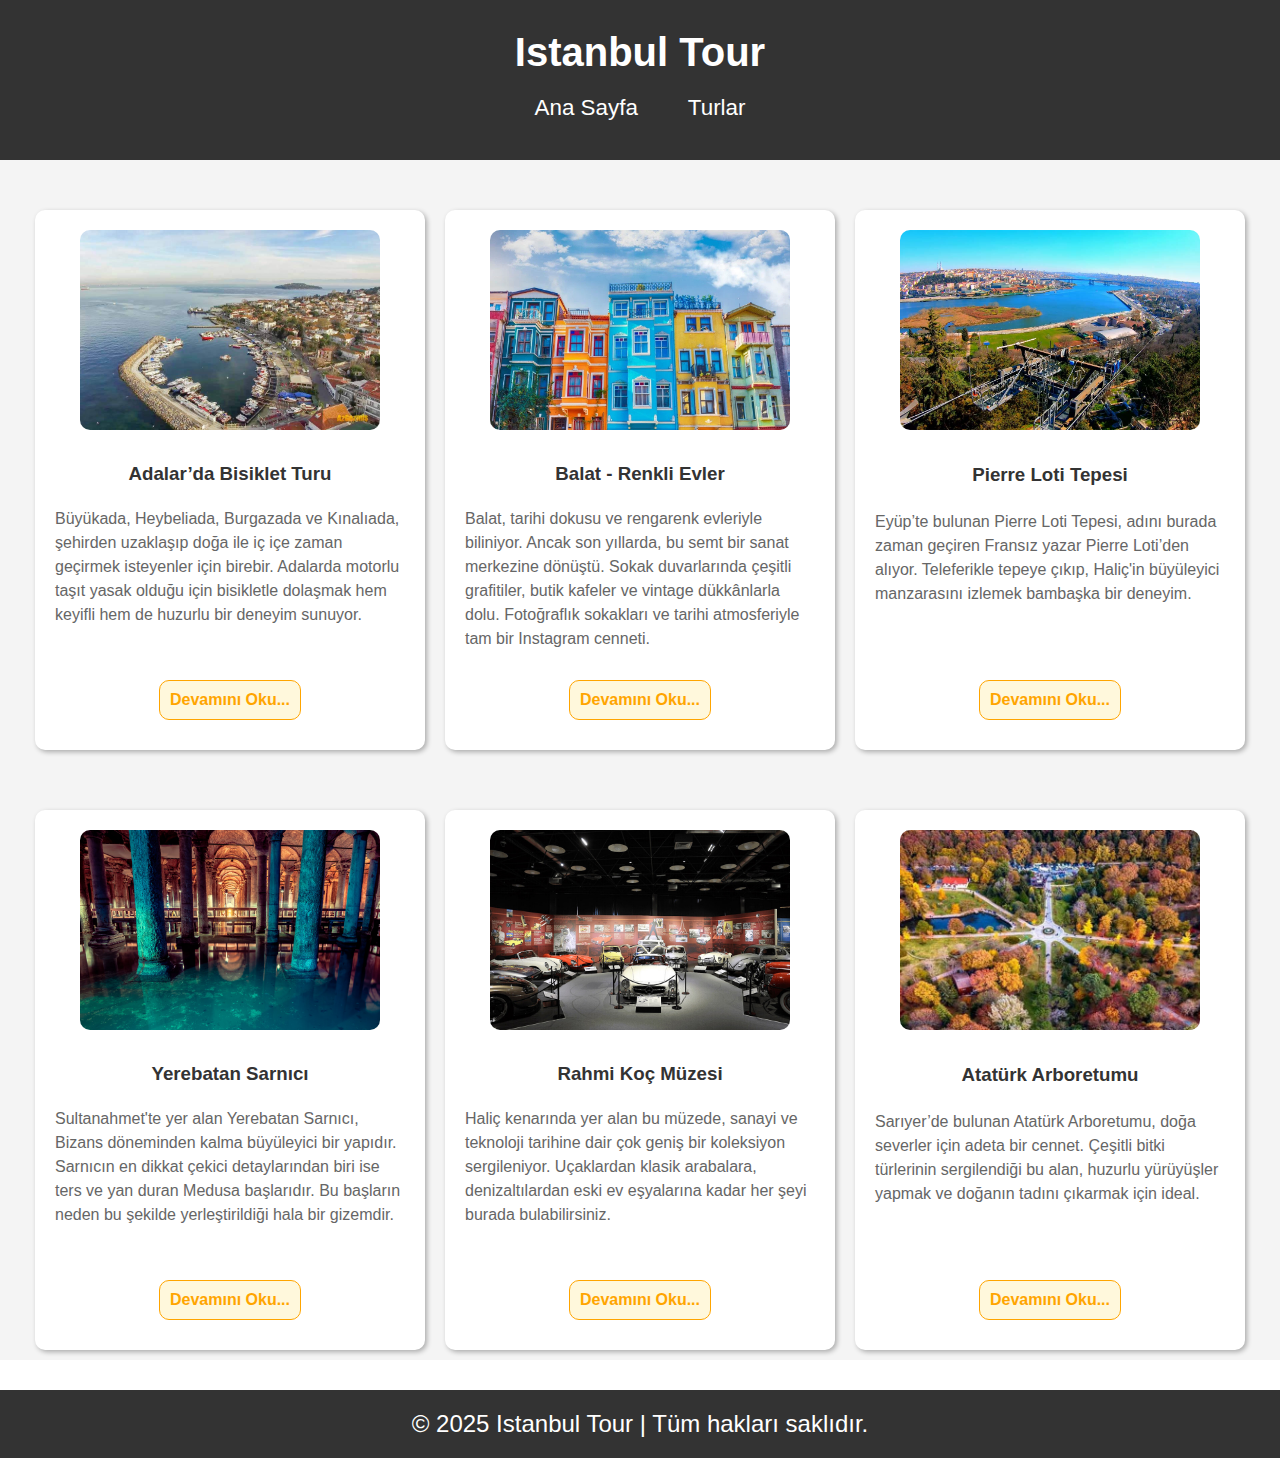
<file: index.html>
<!DOCTYPE html>
<html lang="en">
  <head>
    <meta charset="UTF-8" />
    <meta name="viewport" content="width=device-width, initial-scale=1.0" />
    <link rel="stylesheet" href="style.css" />
    <title>İstanbul Tour</title>
  </head>

  <body>
    <!-- HEADER START -->
    <header>
      <nav>
        <h1>Istanbul Tour</h1>
        <ul>
          <li><a href="index.html" class="home">Ana Sayfa</a></li>
          <li><a href="post.html" class="tour">Turlar</a></li>
        </ul>
      </nav>
    </header>
    <!-- HEADER END -->

    <!-- SECTION START -->
    <section class="container-home">
      <article>
        <img src="./img/buyukada.jpg" alt="buyukada" />
        <h3>Adalar’da Bisiklet Turu</h3>
        <p>
          Büyükada, Heybeliada, Burgazada ve Kınalıada, şehirden uzaklaşıp doğa
          ile iç içe zaman geçirmek isteyenler için birebir. Adalarda motorlu
          taşıt yasak olduğu için bisikletle dolaşmak hem keyifli hem de huzurlu
          bir deneyim sunuyor.
        </p>
        <a href="./post.html#heading-1">Devamını Oku...</a>
      </article>

      <article>
        <img src="./img/balat.webp" alt="balat-renkli-evler" />
        <h3>Balat - Renkli Evler</h3>
        <p>
          Balat, tarihi dokusu ve rengarenk evleriyle biliniyor. Ancak son
          yıllarda, bu semt bir sanat merkezine dönüştü. Sokak duvarlarında
          çeşitli grafitiler, butik kafeler ve vintage dükkânlarla dolu.
          Fotoğraflık sokakları ve tarihi atmosferiyle tam bir Instagram
          cenneti.
        </p>
        <a href="./post.html#heading-2">Devamını Oku...</a>
      </article>

      <article>
        <img src="./img/pierre-loti.jpg" alt="pierre-loti" />
        <h3>Pierre Loti Tepesi</h3>
        <p>
          Eyüp’te bulunan Pierre Loti Tepesi, adını burada zaman geçiren Fransız
          yazar Pierre Loti’den alıyor. Teleferikle tepeye çıkıp, Haliç'in
          büyüleyici manzarasını izlemek bambaşka bir deneyim.
        </p>
        <a href="./post.html#heading-3">Devamını Oku...</a>
      </article>

      <article>
        <img src="./img/yerebatan.jpg" alt="yerebatan-sarnici" />
        <h3>Yerebatan Sarnıcı</h3>
        <p>
          Sultanahmet'te yer alan Yerebatan Sarnıcı, Bizans döneminden kalma
          büyüleyici bir yapıdır. Sarnıcın en dikkat çekici detaylarından biri
          ise ters ve yan duran Medusa başlarıdır. Bu başların neden bu şekilde
          yerleştirildiği hala bir gizemdir.
        </p>
        <a href="./post.html#heading-4">Devamını Oku...</a>
      </article>

      <article class="item">
        <img src="./img/araba-muzesi.jpg" alt="araba-muzesi" />
        <h3>Rahmi Koç Müzesi</h3>
        <p>
          Haliç kenarında yer alan bu müzede, sanayi ve teknoloji tarihine dair
          çok geniş bir koleksiyon sergileniyor. Uçaklardan klasik arabalara,
          denizaltılardan eski ev eşyalarına kadar her şeyi burada
          bulabilirsiniz.
        </p>
        <a href="./post.html#heading-5">Devamını Oku...</a>
      </article>

      <article class="item">
        <img src="./img/ataturk-arboretumu.jpg" alt="ataturk-arboretumu" />
        <h3>Atatürk Arboretumu</h3>
        <p>
          Sarıyer’de bulunan Atatürk Arboretumu, doğa severler için adeta bir
          cennet. Çeşitli bitki türlerinin sergilendiği bu alan, huzurlu
          yürüyüşler yapmak ve doğanın tadını çıkarmak için ideal.
        </p>
        <a href="./post.html#heading-6">Devamını Oku...</a>
      </article>
    </section>
    <!-- SECTION END -->

    <!-- FOOTER -->
    <footer><span>© 2025 Istanbul Tour | Tüm hakları saklıdır.</span></footer>
  </body>
</html>
</file>
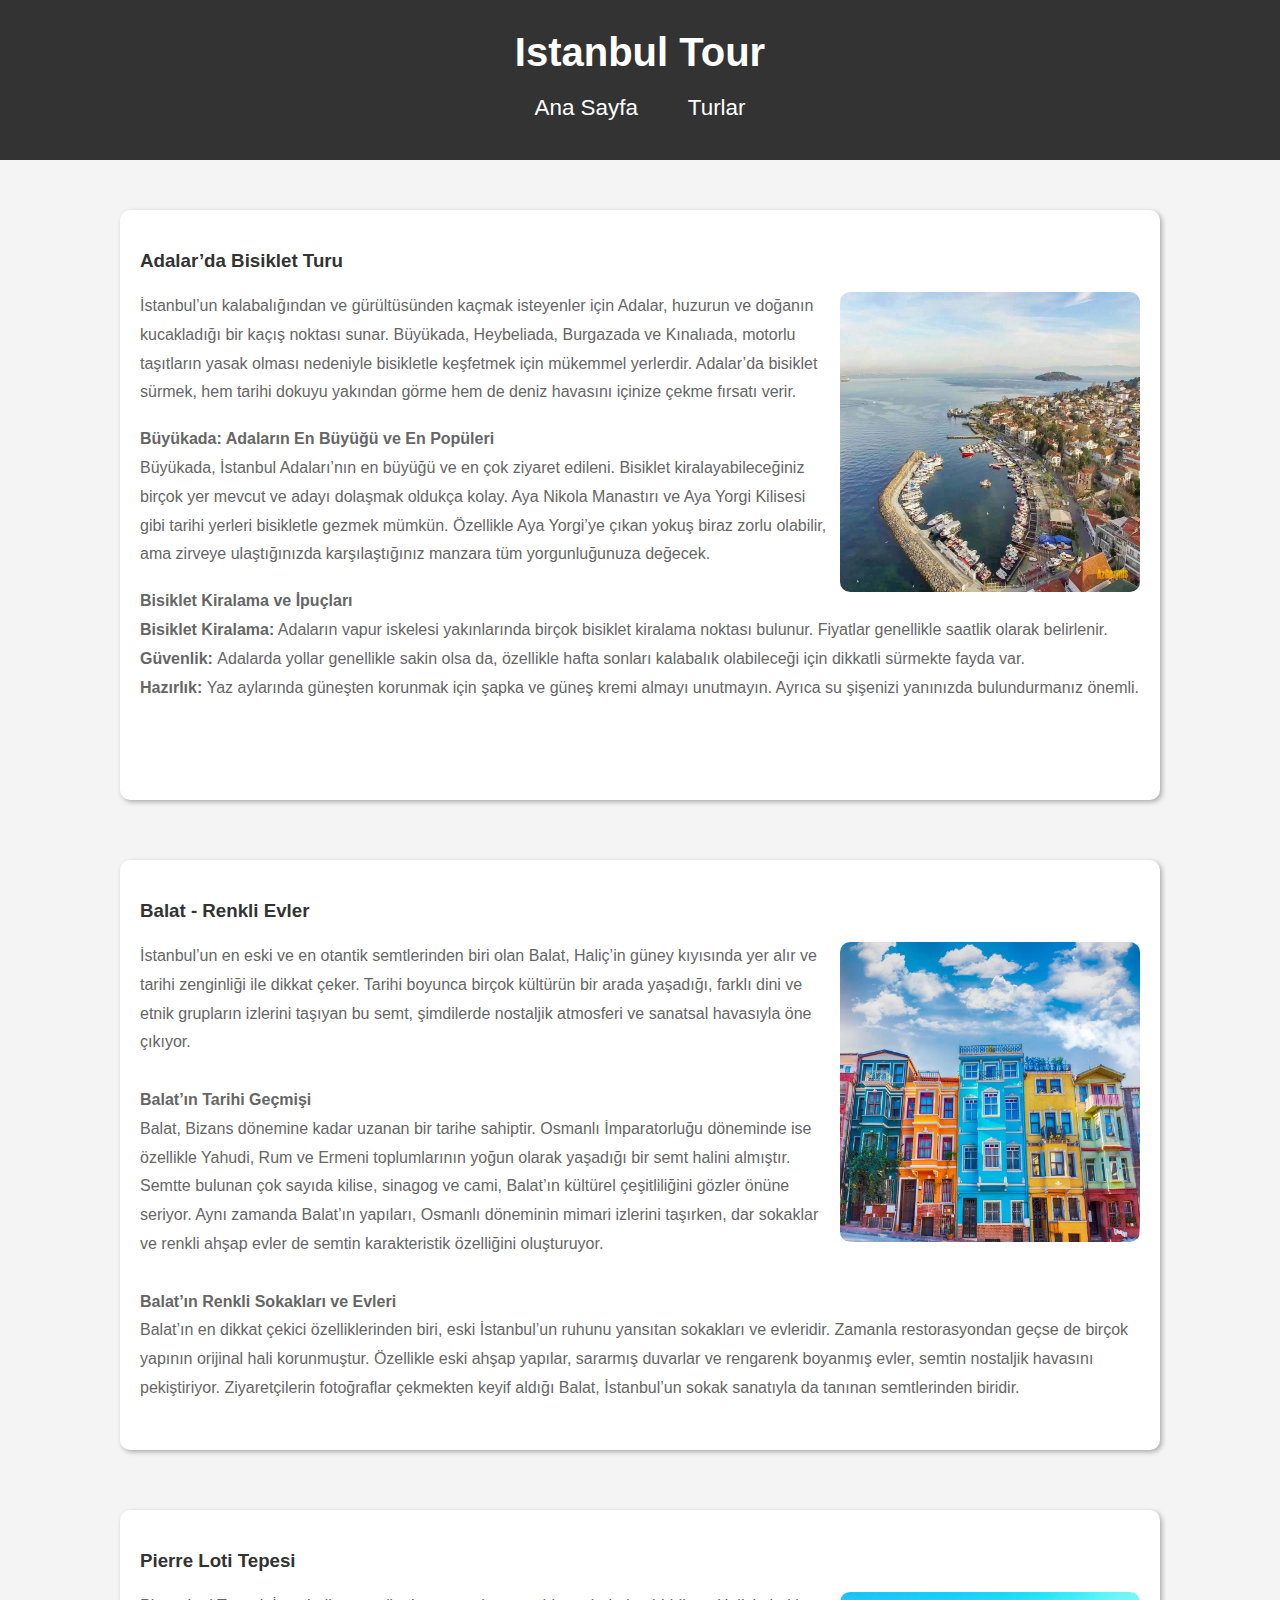
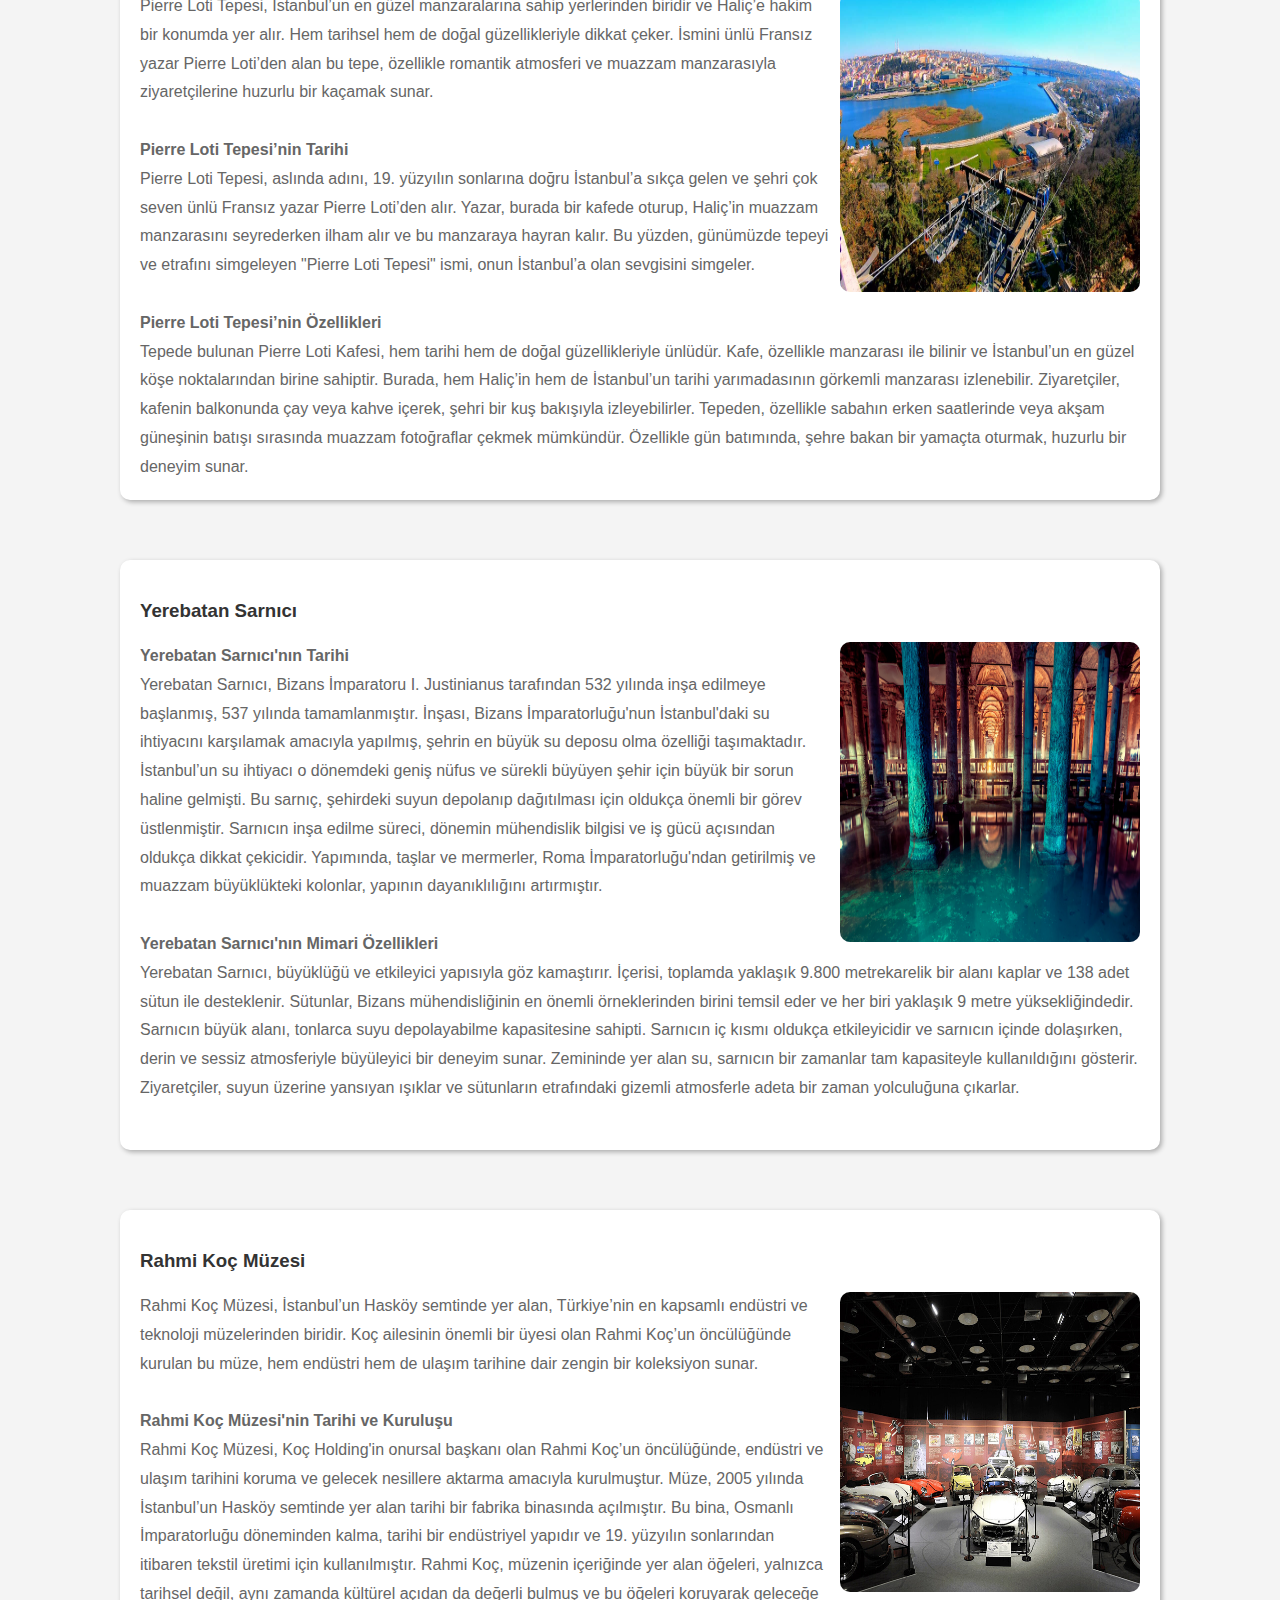
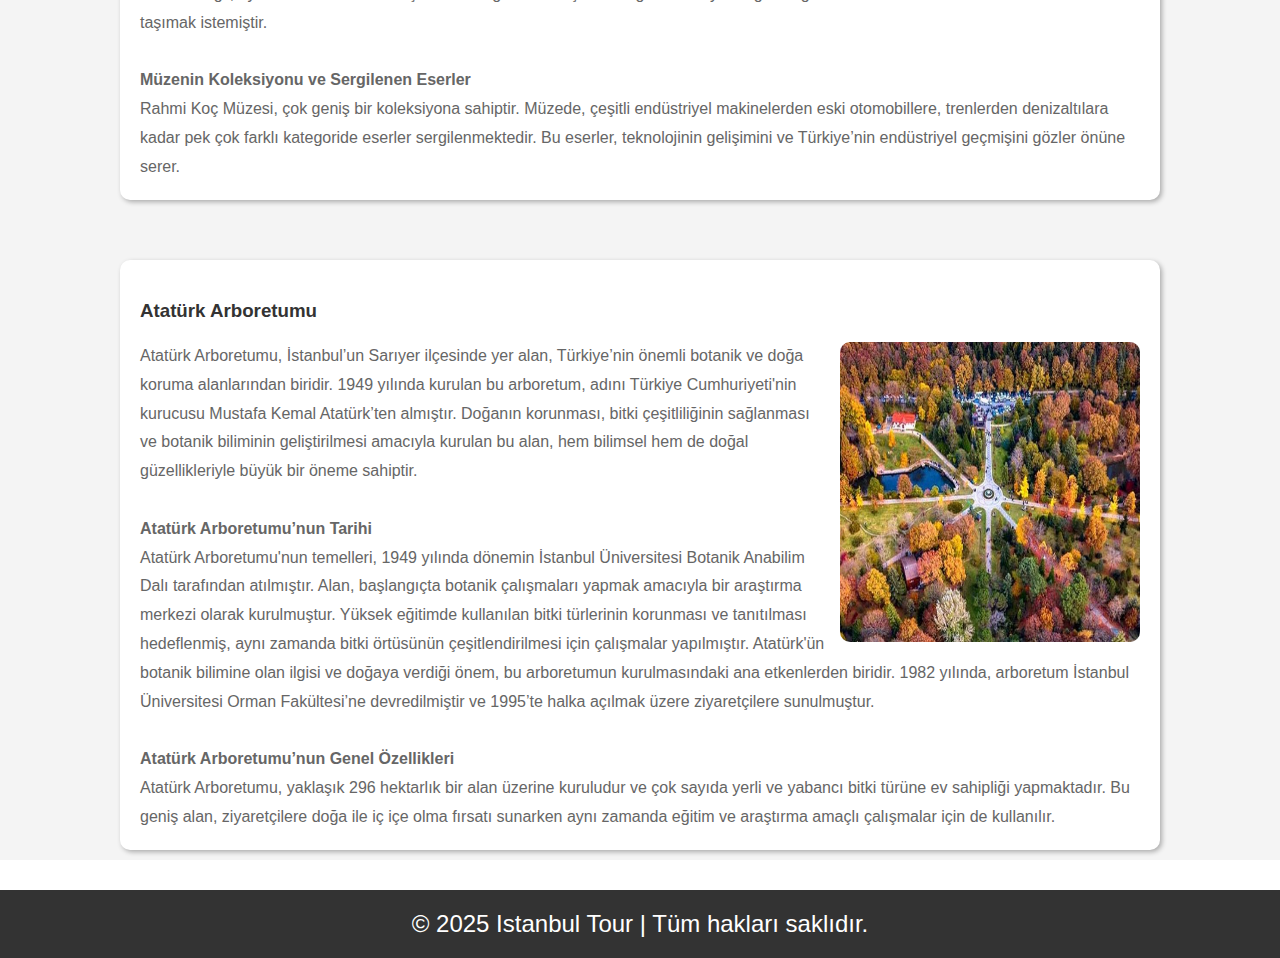
<file: post.html>
<!DOCTYPE html>
<html lang="en">
  <head>
    <meta charset="UTF-8" />
    <meta name="viewport" content="width=device-width, initial-scale=1.0" />
    <link rel="stylesheet" href="style.css" />
    <title>Turlar</title>
  </head>
  <body>
    <!-- HEADER START -->
    <header>
      <nav>
        <h1>Istanbul Tour</h1>
        <ul>
          <li><a href="index.html" class="home">Ana Sayfa</a></li>
          <li><a href="post.html" class="tour">Turlar</a></li>
        </ul>
      </nav>
    </header>
    <!-- HEADER END -->

    <!-- SECTION START -->
    <section class="container-post">
      <article>
        <h3 id="heading-1">Adalar’da Bisiklet Turu</h3>
        <img src="./img/buyukada.jpg" alt="buyukada" />
        <p>
          İstanbul’un kalabalığından ve gürültüsünden kaçmak isteyenler için
          Adalar, huzurun ve doğanın kucakladığı bir kaçış noktası sunar.
          Büyükada, Heybeliada, Burgazada ve Kınalıada, motorlu taşıtların yasak
          olması nedeniyle bisikletle keşfetmek için mükemmel yerlerdir.
          Adalar’da bisiklet sürmek, hem tarihi dokuyu yakından görme hem de
          deniz havasını içinize çekme fırsatı verir.
        </p>
        <br />
        <p>
          <b>Büyükada: Adaların En Büyüğü ve En Popüleri</b> <br />

          Büyükada, İstanbul Adaları’nın en büyüğü ve en çok ziyaret edileni.
          Bisiklet kiralayabileceğiniz birçok yer mevcut ve adayı dolaşmak
          oldukça kolay. Aya Nikola Manastırı ve Aya Yorgi Kilisesi gibi tarihi
          yerleri bisikletle gezmek mümkün. Özellikle Aya Yorgi’ye çıkan yokuş
          biraz zorlu olabilir, ama zirveye ulaştığınızda karşılaştığınız
          manzara tüm yorgunluğunuza değecek.
        </p>
        <br />
        <p>
          <b>Bisiklet Kiralama ve İpuçları</b>
          <br />
          <b>Bisiklet Kiralama:</b> Adaların vapur iskelesi yakınlarında birçok
          bisiklet kiralama noktası bulunur. Fiyatlar genellikle saatlik olarak
          belirlenir.
          <br />
          <b>Güvenlik: </b>Adalarda yollar genellikle sakin olsa da, özellikle
          hafta sonları kalabalık olabileceği için dikkatli sürmekte fayda var.
          <br />
          <b>Hazırlık: </b>Yaz aylarında güneşten korunmak için şapka ve güneş
          kremi almayı unutmayın. Ayrıca su şişenizi yanınızda bulundurmanız
          önemli.
        </p>
      </article>

      <article>
        <h3 id="heading-2">Balat - Renkli Evler</h3>
        <img src="./img/balat.webp" alt="balat-renkli-evler" />
        <p>
          İstanbul’un en eski ve en otantik semtlerinden biri olan Balat,
          Haliç’in güney kıyısında yer alır ve tarihi zenginliği ile dikkat
          çeker. Tarihi boyunca birçok kültürün bir arada yaşadığı, farklı dini
          ve etnik grupların izlerini taşıyan bu semt, şimdilerde nostaljik
          atmosferi ve sanatsal havasıyla öne çıkıyor. <br /><br />
          <b>Balat’ın Tarihi Geçmişi</b><br />
          Balat, Bizans dönemine kadar uzanan bir tarihe sahiptir. Osmanlı
          İmparatorluğu döneminde ise özellikle Yahudi, Rum ve Ermeni
          toplumlarının yoğun olarak yaşadığı bir semt halini almıştır. Semtte
          bulunan çok sayıda kilise, sinagog ve cami, Balat’ın kültürel
          çeşitliliğini gözler önüne seriyor. Aynı zamanda Balat’ın yapıları,
          Osmanlı döneminin mimari izlerini taşırken, dar sokaklar ve renkli
          ahşap evler de semtin karakteristik özelliğini oluşturuyor.
          <br /><br />
          <b>Balat’ın Renkli Sokakları ve Evleri</b><br />
          Balat’ın en dikkat çekici özelliklerinden biri, eski İstanbul’un
          ruhunu yansıtan sokakları ve evleridir. Zamanla restorasyondan geçse
          de birçok yapının orijinal hali korunmuştur. Özellikle eski ahşap
          yapılar, sararmış duvarlar ve rengarenk boyanmış evler, semtin
          nostaljik havasını pekiştiriyor. Ziyaretçilerin fotoğraflar çekmekten
          keyif aldığı Balat, İstanbul’un sokak sanatıyla da tanınan
          semtlerinden biridir.
        </p>
      </article>

      <article>
        <h3 id="heading-3">Pierre Loti Tepesi</h3>
        <img src="./img/pierre-loti.jpg" alt="pierre-loti" />
        <p>
          Pierre Loti Tepesi, İstanbul’un en güzel manzaralarına sahip
          yerlerinden biridir ve Haliç’e hakim bir konumda yer alır. Hem
          tarihsel hem de doğal güzellikleriyle dikkat çeker. İsmini ünlü
          Fransız yazar Pierre Loti’den alan bu tepe, özellikle romantik
          atmosferi ve muazzam manzarasıyla ziyaretçilerine huzurlu bir kaçamak
          sunar. <br /><br />
          <b> Pierre Loti Tepesi’nin Tarihi</b> <br />
          Pierre Loti Tepesi, aslında adını, 19. yüzyılın sonlarına doğru
          İstanbul’a sıkça gelen ve şehri çok seven ünlü Fransız yazar Pierre
          Loti’den alır. Yazar, burada bir kafede oturup, Haliç’in muazzam
          manzarasını seyrederken ilham alır ve bu manzaraya hayran kalır. Bu
          yüzden, günümüzde tepeyi ve etrafını simgeleyen "Pierre Loti Tepesi"
          ismi, onun İstanbul’a olan sevgisini simgeler.
          <br /><br />
          <b> Pierre Loti Tepesi’nin Özellikleri</b> <br />
          Tepede bulunan Pierre Loti Kafesi, hem tarihi hem de doğal
          güzellikleriyle ünlüdür. Kafe, özellikle manzarası ile bilinir ve
          İstanbul’un en güzel köşe noktalarından birine sahiptir. Burada, hem
          Haliç’in hem de İstanbul’un tarihi yarımadasının görkemli manzarası
          izlenebilir. Ziyaretçiler, kafenin balkonunda çay veya kahve içerek,
          şehri bir kuş bakışıyla izleyebilirler. Tepeden, özellikle sabahın
          erken saatlerinde veya akşam güneşinin batışı sırasında muazzam
          fotoğraflar çekmek mümkündür. Özellikle gün batımında, şehre bakan bir
          yamaçta oturmak, huzurlu bir deneyim sunar.
        </p>
      </article>

      <article>
        <h3 id="heading-4">Yerebatan Sarnıcı</h3>
        <img src="./img/yerebatan.jpg" alt="yerebatan-sarnici" />
        <p>
          <b>Yerebatan Sarnıcı'nın Tarihi</b><br />
          Yerebatan Sarnıcı, Bizans İmparatoru I. Justinianus tarafından 532
          yılında inşa edilmeye başlanmış, 537 yılında tamamlanmıştır. İnşası,
          Bizans İmparatorluğu'nun İstanbul'daki su ihtiyacını karşılamak
          amacıyla yapılmış, şehrin en büyük su deposu olma özelliği
          taşımaktadır. İstanbul’un su ihtiyacı o dönemdeki geniş nüfus ve
          sürekli büyüyen şehir için büyük bir sorun haline gelmişti. Bu sarnıç,
          şehirdeki suyun depolanıp dağıtılması için oldukça önemli bir görev
          üstlenmiştir. Sarnıcın inşa edilme süreci, dönemin mühendislik bilgisi
          ve iş gücü açısından oldukça dikkat çekicidir. Yapımında, taşlar ve
          mermerler, Roma İmparatorluğu'ndan getirilmiş ve muazzam büyüklükteki
          kolonlar, yapının dayanıklılığını artırmıştır.
          <br /><br />
          <b>Yerebatan Sarnıcı'nın Mimari Özellikleri</b><br />
          Yerebatan Sarnıcı, büyüklüğü ve etkileyici yapısıyla göz kamaştırır.
          İçerisi, toplamda yaklaşık 9.800 metrekarelik bir alanı kaplar ve 138
          adet sütun ile desteklenir. Sütunlar, Bizans mühendisliğinin en önemli
          örneklerinden birini temsil eder ve her biri yaklaşık 9 metre
          yüksekliğindedir. Sarnıcın büyük alanı, tonlarca suyu depolayabilme
          kapasitesine sahipti. Sarnıcın iç kısmı oldukça etkileyicidir ve
          sarnıcın içinde dolaşırken, derin ve sessiz atmosferiyle büyüleyici
          bir deneyim sunar. Zemininde yer alan su, sarnıcın bir zamanlar tam
          kapasiteyle kullanıldığını gösterir. Ziyaretçiler, suyun üzerine
          yansıyan ışıklar ve sütunların etrafındaki gizemli atmosferle adeta
          bir zaman yolculuğuna çıkarlar.
        </p>
      </article>

      <article>
        <h3 id="heading-5">Rahmi Koç Müzesi</h3>
        <img src="./img/araba-muzesi.jpg" alt="araba-muzesi" />
        <p>
          Rahmi Koç Müzesi, İstanbul’un Hasköy semtinde yer alan, Türkiye’nin en
          kapsamlı endüstri ve teknoloji müzelerinden biridir. Koç ailesinin
          önemli bir üyesi olan Rahmi Koç’un öncülüğünde kurulan bu müze, hem
          endüstri hem de ulaşım tarihine dair zengin bir koleksiyon sunar.
          <br /><br />
          <b>Rahmi Koç Müzesi'nin Tarihi ve Kuruluşu</b><br />
          Rahmi Koç Müzesi, Koç Holding'in onursal başkanı olan Rahmi Koç’un
          öncülüğünde, endüstri ve ulaşım tarihini koruma ve gelecek nesillere
          aktarma amacıyla kurulmuştur. Müze, 2005 yılında İstanbul’un Hasköy
          semtinde yer alan tarihi bir fabrika binasında açılmıştır. Bu bina,
          Osmanlı İmparatorluğu döneminden kalma, tarihi bir endüstriyel yapıdır
          ve 19. yüzyılın sonlarından itibaren tekstil üretimi için
          kullanılmıştır. Rahmi Koç, müzenin içeriğinde yer alan öğeleri,
          yalnızca tarihsel değil, aynı zamanda kültürel açıdan da değerli
          bulmuş ve bu öğeleri koruyarak geleceğe taşımak istemiştir.
          <br /><br />
          <b>Müzenin Koleksiyonu ve Sergilenen Eserler</b><br />
          Rahmi Koç Müzesi, çok geniş bir koleksiyona sahiptir. Müzede, çeşitli
          endüstriyel makinelerden eski otomobillere, trenlerden denizaltılara
          kadar pek çok farklı kategoride eserler sergilenmektedir. Bu eserler,
          teknolojinin gelişimini ve Türkiye’nin endüstriyel geçmişini gözler
          önüne serer.
        </p>
      </article>

      <article>
        <h3 id="heading-6">Atatürk Arboretumu</h3>
        <img src="./img/ataturk-arboretumu.jpg" alt="ataturk-arboretumu" />
        <p>
          Atatürk Arboretumu, İstanbul’un Sarıyer ilçesinde yer alan,
          Türkiye’nin önemli botanik ve doğa koruma alanlarından biridir. 1949
          yılında kurulan bu arboretum, adını Türkiye Cumhuriyeti'nin kurucusu
          Mustafa Kemal Atatürk’ten almıştır. Doğanın korunması, bitki
          çeşitliliğinin sağlanması ve botanik biliminin geliştirilmesi amacıyla
          kurulan bu alan, hem bilimsel hem de doğal güzellikleriyle büyük bir
          öneme sahiptir.
          <br /><br />
          <b>Atatürk Arboretumu’nun Tarihi</b><br />
          Atatürk Arboretumu'nun temelleri, 1949 yılında dönemin İstanbul
          Üniversitesi Botanik Anabilim Dalı tarafından atılmıştır. Alan,
          başlangıçta botanik çalışmaları yapmak amacıyla bir araştırma merkezi
          olarak kurulmuştur. Yüksek eğitimde kullanılan bitki türlerinin
          korunması ve tanıtılması hedeflenmiş, aynı zamanda bitki örtüsünün
          çeşitlendirilmesi için çalışmalar yapılmıştır. Atatürk'ün botanik
          bilimine olan ilgisi ve doğaya verdiği önem, bu arboretumun
          kurulmasındaki ana etkenlerden biridir. 1982 yılında, arboretum
          İstanbul Üniversitesi Orman Fakültesi’ne devredilmiştir ve 1995’te
          halka açılmak üzere ziyaretçilere sunulmuştur.
          <br /><br />
          <b>Atatürk Arboretumu’nun Genel Özellikleri</b><br />
          Atatürk Arboretumu, yaklaşık 296 hektarlık bir alan üzerine kuruludur
          ve çok sayıda yerli ve yabancı bitki türüne ev sahipliği yapmaktadır.
          Bu geniş alan, ziyaretçilere doğa ile iç içe olma fırsatı sunarken
          aynı zamanda eğitim ve araştırma amaçlı çalışmalar için de kullanılır.
        </p>
      </article>
    </section>
    <!-- SECTION END -->

    <!-- FOOTER -->
    <footer><span>© 2025 Istanbul Tour | Tüm hakları saklıdır.</span></footer>
  </body>
</html>
</file>
<file: style.css>
*{
    margin: 0;
    padding: 0;
    font-family: Arial, Helvetica, sans-serif;
  }

/* HEADER START */
header {
    background-color: #333 ;   /* arka plan rengi */
    padding: 30px 20px;          /* Üst-alt ve yan boşluklar */
    text-align: center;          /* Tüm metinleri yatayda ortala */
    color: white;
    overflow: hidden;
    min-height: 100px; 
  }
  nav h1 {
    margin: 0 0 20px;            /* Alt boşluk ekleyerek menüyü aşağı kaydır */
    font-size: 2.5rem;           /* Başlık boyutu */
  }
  nav ul {
    list-style: none;            /* Madde işaretlerini kaldır */
    padding: 0;
    margin: 0;
    display: flex;
    justify-content: center;
    gap: 20px;
  }
  nav ul li {
    display: inline-block;       /* Menü öğelerini yan yana diz */
    margin: 0 15px;              /* Menü öğeleri arasında boşluk bırak */
  }
  nav ul li a {
    text-decoration: none;       /* Alt çizgiyi kaldır */
    color: white;                 /* Yazı rengi */
    font-size: 1.4rem;
    transition: 0.5s;
  }
nav ul li a:hover {
    color: #007bff;              /* Üzerine gelince renk değişimi */
    font-size: 1.5rem; /*Üzerine gelince boyut değişimi*/
    font-weight: bold;
  }
  nav ul li a:visited {
    color:lightcoral;              /* Ziyaret edilince renk değişimi */
  }
/* HEADER END */


/* HOME/ SECTION - ARTICLE START */
.container-home{
  background-color: #f4f4f4;
  display: flex;
  flex-direction: row;
  flex-wrap: wrap;
  justify-content: center;
}
.container-home > article{
  margin: 10px;
  margin-top: 50px;
  padding: 20px;
  border: 0px solid;
  border-radius: 10px;
  background-color: white;
  box-shadow: 2px 2px 5px rgba(0,0,0,0.3);
  max-width: 350px;
  height: 500px;
  display: flex;               /* Flexbox etkinleştirme */
  flex-direction: column;      /* İçeriği dikey sırala */
  align-items: center;         /* Yatayda ortala */
  justify-content: space-between; /* İçerik arasında boşluk bırak */
}

.container-home h3{
  color: #333;
  margin-top: 20px;
}
.container-home p{
  color: #666;
  line-height: 1.5;
  max-height: 100px;
  margin-top: 10px;
}
.container-home a{
  margin-top: 60px;
  margin-bottom: 10px;
  text-decoration: none;
  color: orange;
  font-weight: bold;
  border: solid 1px orange;
  background-color:cornsilk;
  padding: 10px;
  border-radius: 10px;
}
.container-home a:hover{
  background-color: #333;
  color: white;
  transition: 1s;
}
.container-home img {
  width: 300px;         /* Sabit genişlik */
  height: 200px;        /* Sabit yükseklik */
  object-fit: cover;    /* Görselleri kutuya sığdır ve taşan kısımları kırp */
  border-radius: 10px;  /* Köşeleri yuvarla (isteğe bağlı) */
}
/* H0ME / SECTION - ARTICLE END */
  

/* POST / SECTION - ARTICLE START */
.container-post{
  background-color: #f4f4f4;
  display: flex;
  flex-direction: column;
align-items: center;
}
.container-post > article{
  margin: 10px;
  margin-top: 50px;
  padding: 20px;
  border: 0px solid;
  border-radius: 10px;
  background-color: white;
  box-shadow: 2px 2px 5px rgba(0,0,0,0.3);
  width: 1000px;
  height: 550px;
}
.container-post h3{
  color: #333;
  margin-top: 20px;
  margin-bottom: 20px;
}
.container-post p{
  color: #666;
  line-height: 1.8;
}
.container-post img {
  margin-top: 0px;
  margin-left: 10px;
  width: 300px;         /* Sabit genişlik */
  height: 300px;        /* Sabit yükseklik */
 float: right;    
  border-radius: 10px 10px 10px 10px;  /* Köşeleri yuvarla (isteğe bağlı) */
}
/* POST / SECTION - ARTICLE END */


/* FOOTER START*/
footer {
  background-color: #333;
  color: white; /* Yazı rengini beyaz yaparak kontrast sağlamak için */
  text-align: center; /* Metni ortalamak için */
  padding: 20px 0; /* Üst ve alt boşluklar eklemek için */
  margin-top: 30px;
}
footer span {
  font-size: 1.5rem; /* Yazı boyutunu ayarlamak için */
}
/* FOOTER END*/
</file>
